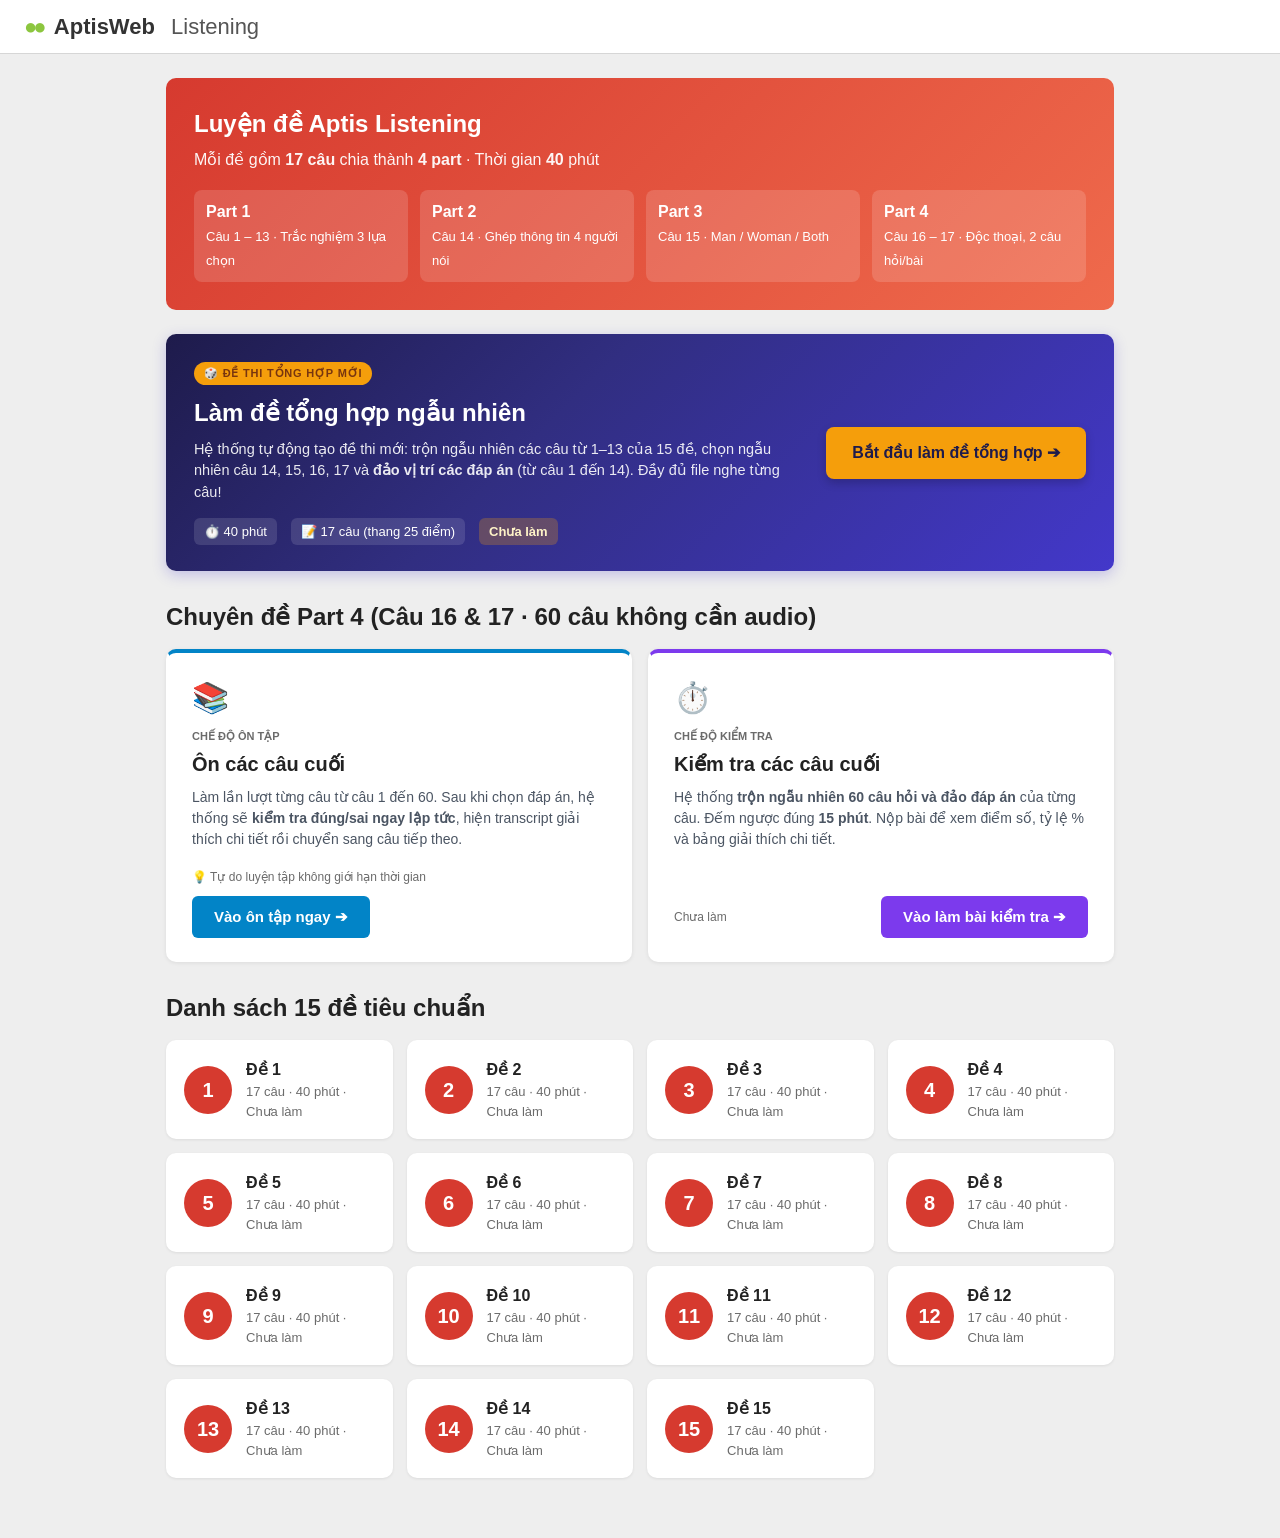
<file: index.html>
<!DOCTYPE html>
<html lang="vi">
<head>
  <meta charset="UTF-8">
  <meta name="viewport" content="width=device-width, initial-scale=1.0">
  <title>Aptis Listening - Luyện đề & Ôn tập</title>
  <link rel="stylesheet" href="css/style.css">
</head>
<body class="home">
  <header class="topbar">
    <div class="brand"><span class="dots">●●</span> AptisWeb <span class="brand-sub">Listening</span></div>
  </header>

  <main class="container">
    <section class="hero">
      <h1>Luyện đề Aptis Listening</h1>
      <p>Mỗi đề gồm <b>17 câu</b> chia thành <b>4 part</b> · Thời gian <b id="durationText">40</b> phút</p>
      <div class="structure">
        <div><b>Part 1</b><span>Câu 1 – 13 · Trắc nghiệm 3 lựa chọn</span></div>
        <div><b>Part 2</b><span>Câu 14 · Ghép thông tin 4 người nói</span></div>
        <div><b>Part 3</b><span>Câu 15 · Man / Woman / Both</span></div>
        <div><b>Part 4</b><span>Câu 16 – 17 · Độc thoại, 2 câu hỏi/bài</span></div>
      </div>
    </section>

    <div id="fileWarning" class="warning hidden">
      ⚠️ Bạn đang mở trực tiếp file <code>index.html</code> (file://) nên trình duyệt chặn đọc file <code>.json</code>.<br>
      Hãy mở bằng <b>Live Server</b> trong VS Code (chuột phải index.html → <i>Open with Live Server</i>)
      hoặc chạy lệnh <code>python -m http.server</code> trong thư mục dự án rồi vào <code>http://localhost:8000</code>.
    </div>

    <!-- 1. CHẾ ĐỘ ĐỀ TỔNG HỢP NGẪU NHIÊN -->
    <section class="special-feature-section">
      <div class="random-banner">
        <div class="random-banner-content">
          <div class="banner-badge">🎲 ĐỀ THI TỔNG HỢP MỚI</div>
          <h2>Làm đề tổng hợp ngẫu nhiên</h2>
          <p>
            Hệ thống tự động tạo đề thi mới: trộn ngẫu nhiên các câu từ 1–13 của 15 đề, chọn ngẫu nhiên câu 14, 15, 16, 17 và <b>đảo vị trí các đáp án</b> (từ câu 1 đến 14). Đầy đủ file nghe từng câu!
          </p>
          <div class="banner-meta">
            <span>⏱️ 40 phút</span>
            <span>📝 17 câu (thang 25 điểm)</span>
            <span id="randomResultText" class="meta-score">Chưa làm</span>
          </div>
        </div>
        <div class="random-banner-action">
          <a class="btn btn-random-start" href="exam.html?id=random">Bắt đầu làm đề tổng hợp ➔</a>
        </div>
      </div>
    </section>

    <!-- 2. CHUYÊN ĐỀ CÂU 16 & 17 (PART 4 - 60 CÂU TRẮC NGHIỆM) -->
    <section class="part4-section">
      <h2 class="section-title">Chuyên đề Part 4 (Câu 16 & 17 · 60 câu không cần audio)</h2>
      <div class="part4-grid">
        <!-- Card Ôn tập -->
        <div class="special-card practice-card-box">
          <div class="card-icon">📚</div>
          <div class="card-tag">Chế độ Ôn tập</div>
          <h3>Ôn các câu cuối</h3>
          <p>
            Làm lần lượt từng câu từ câu 1 đến 60. Sau khi chọn đáp án, hệ thống sẽ <b>kiểm tra đúng/sai ngay lập tức</b>, hiện transcript giải thích chi tiết rồi chuyển sang câu tiếp theo.
          </p>
          <div class="card-footer">
            <span class="card-note">💡 Tự do luyện tập không giới hạn thời gian</span>
            <a class="btn btn-practice" href="part4.html?mode=practice">Vào ôn tập ngay ➔</a>
          </div>
        </div>

        <!-- Card Kiểm tra 15 phút -->
        <div class="special-card test-card-box">
          <div class="card-icon">⏱️</div>
          <div class="card-tag">Chế độ Kiểm tra</div>
          <h3>Kiểm tra các câu cuối</h3>
          <p>
            Hệ thống <b>trộn ngẫu nhiên 60 câu hỏi và đảo đáp án</b> của từng câu. Đếm ngược đúng <b>15 phút</b>. Nộp bài để xem điểm số, tỷ lệ % và bảng giải thích chi tiết.
          </p>
          <div class="card-footer">
            <span id="part4TestResultText" class="card-note">Chưa làm</span>
            <a class="btn btn-test" href="part4.html?mode=test">Vào làm bài kiểm tra ➔</a>
          </div>
        </div>
      </div>
    </section>

    <!-- 3. DANH SÁCH CÁC ĐỀ TIÊU CHUẨN -->
    <h2 class="section-title">Danh sách 15 đề tiêu chuẩn</h2>
    <div id="examGrid" class="exam-grid"></div>
  </main>

  <script src="js/config.js"></script>
  <script src="js/home.js"></script>
</body>
</html>
</file>
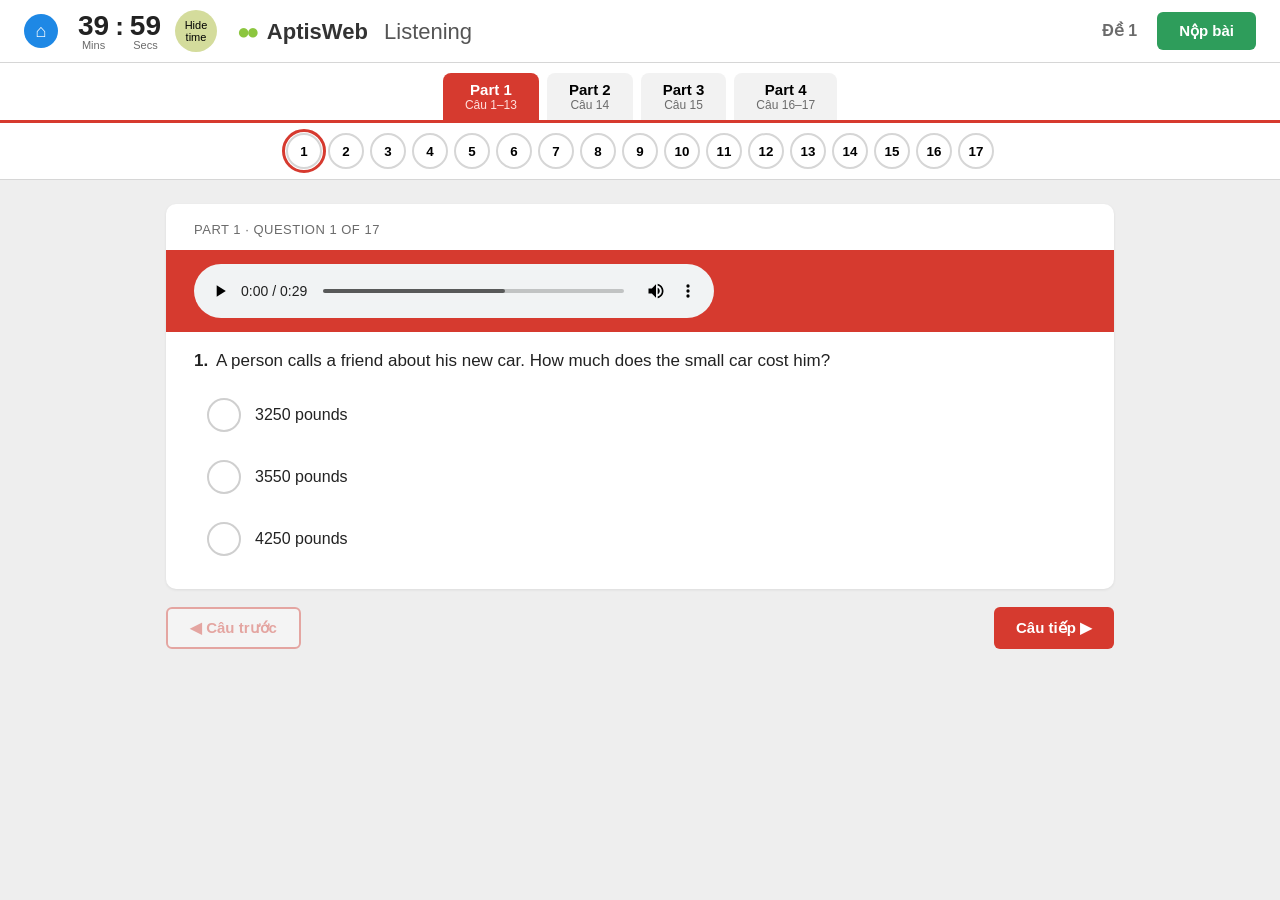
<file: exam.html>
<!DOCTYPE html>
<html lang="vi">
<head>
  <meta charset="UTF-8">
  <meta name="viewport" content="width=device-width, initial-scale=1.0">
  <title>Aptis Listening - Làm bài</title>
  <link rel="stylesheet" href="css/style.css">
</head>
<body class="exam">
  <header class="topbar exam-topbar">
    <a href="index.html" class="home-link" title="Về trang chủ">⌂</a>
    <div class="timer" id="timerBox">
      <div><span id="mins">40</span><small>Mins</small></div>
      <span class="colon">:</span>
      <div><span id="secs">00</span><small>Secs</small></div>
      <button id="toggleTimer" class="hide-time">Hide<br>time</button>
    </div>
    <div class="brand"><span class="dots">●●</span> AptisWeb <span class="brand-sub">Listening</span></div>
    <div class="exam-title" id="examTitle">Đang tải...</div>
    <button class="btn btn-submit" id="submitBtn">Nộp bài</button>
  </header>

  <nav class="part-nav" id="partNav"></nav>
  <nav class="question-nav" id="questionNav"></nav>

  <main class="container exam-container">
    <div id="examView"></div>
    <div class="nav-buttons" id="navButtons">
      <button class="btn btn-outline" id="prevBtn">◀ Câu trước</button>
      <button class="btn" id="nextBtn">Câu tiếp ▶</button>
    </div>
    <div id="resultView" class="hidden"></div>
  </main>

  <script src="js/config.js"></script>
  <script src="js/exam.js"></script>
</body>
</html>
</file>
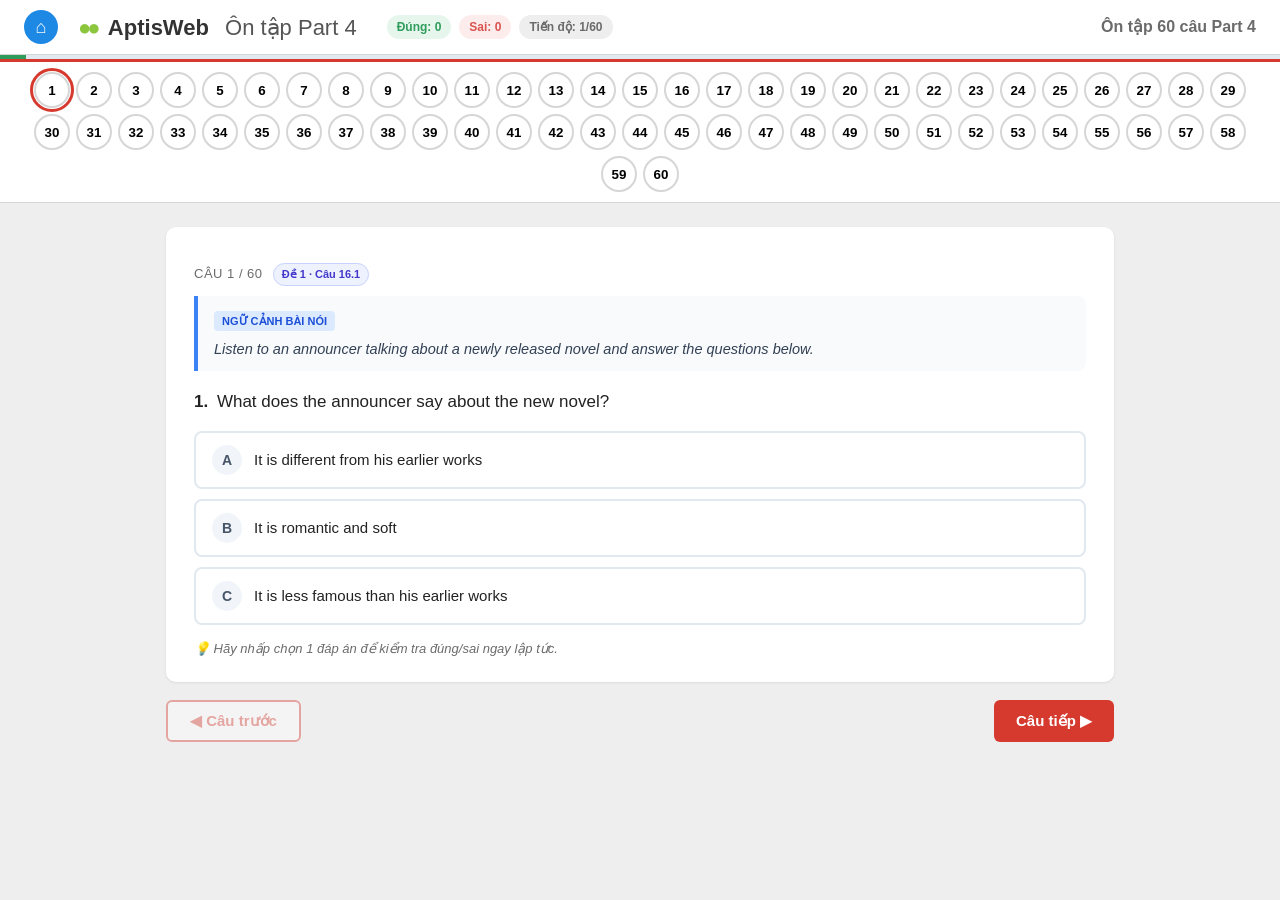
<file: part4.html>
<!DOCTYPE html>
<html lang="vi">
<head>
  <meta charset="UTF-8">
  <meta name="viewport" content="width=device-width, initial-scale=1.0">
  <title>Aptis Listening - Ôn luyện Part 4</title>
  <link rel="stylesheet" href="css/style.css">
</head>
<body class="exam part4-body">
  <header class="topbar exam-topbar">
    <a href="index.html" class="home-link" title="Về trang chủ">⌂</a>
    
    <!-- Timer cho chế độ kiểm tra 15 phút -->
    <div class="timer hidden" id="timerBox">
      <div><span id="mins">15</span><small>Mins</small></div>
      <span class="colon">:</span>
      <div><span id="secs">00</span><small>Secs</small></div>
    </div>

    <div class="brand">
      <span class="dots">●●</span> AptisWeb <span class="brand-sub" id="modeSubTitle">Part 4</span>
    </div>

    <!-- Bộ đếm kết quả cho chế độ ôn tập -->
    <div class="practice-stats" id="practiceStats">
      <span class="badge ok">Đúng: <b id="statCorrect">0</b></span>
      <span class="badge bad">Sai: <b id="statWrong">0</b></span>
      <span class="badge skip">Tiến độ: <b id="statProgress">1/60</b></span>
    </div>

    <div class="exam-title" id="pageTitle">Part 4 Questions</div>
    <button class="btn btn-submit hidden" id="submitBtn">Nộp bài</button>
  </header>

  <!-- Thanh progress bar cho chế độ ôn tập -->
  <div class="practice-progress-bar" id="practiceProgressBar">
    <div class="progress-fill" id="progressFill" style="width: 1.67%;"></div>
  </div>

  <!-- Thanh điều hướng danh sách 60 câu -->
  <nav class="question-nav part4-nav" id="part4Nav"></nav>

  <main class="container exam-container">
    <div id="part4View"></div>
    <div class="nav-buttons" id="navButtons">
      <button class="btn btn-outline" id="prevBtn">◀ Câu trước</button>
      <button class="btn" id="nextBtn">Câu tiếp ▶</button>
    </div>
    <div id="resultView" class="hidden"></div>
  </main>

  <script src="js/config.js"></script>
  <script src="js/part4.js"></script>
</body>
</html>
</file>
<file: css/style.css>
/* ===== APTIS LISTENING - STYLE ===== */
:root {
  --red: #d63a2f;
  --red-dark: #b52e25;
  --green: #2e9d5b;
  --green-bg: #e7f6ed;
  --wrong: #d9534f;
  --wrong-bg: #fdecec;
  --bg: #eeeeee;
  --text: #222;
  --muted: #6b6b6b;
  --border: #d6d6d6;
  --radius: 10px;
}

* { box-sizing: border-box; }
body {
  margin: 0;
  font-family: "Segoe UI", Arial, sans-serif;
  background: var(--bg);
  color: var(--text);
  line-height: 1.5;
}
.hidden { display: none !important; }
code { background: #f3f3f3; padding: 1px 6px; border-radius: 4px; font-size: .9em; }

/* ---------- TOP BAR ---------- */
.topbar {
  position: sticky; top: 0; z-index: 10;
  display: flex; align-items: center; gap: 20px;
  background: #fff; padding: 10px 24px;
  border-bottom: 1px solid var(--border);
}
.brand { font-size: 22px; font-weight: 700; color: #333; }
.brand .dots { color: #8cc63f; letter-spacing: -4px; margin-right: 6px; }
.brand .brand-sub { font-weight: 400; color: #555; margin-left: 10px; }
.home-link {
  width: 34px; height: 34px; border-radius: 50%;
  background: #1e88e5; color: #fff; text-decoration: none;
  display: grid; place-items: center; font-size: 18px;
}
.exam-title { margin-left: auto; font-weight: 600; color: var(--muted); }

.timer { display: flex; align-items: center; gap: 6px; }
.timer > div { text-align: center; line-height: 1; }
.timer span#mins, .timer span#secs { font-size: 28px; font-weight: 600; }
.timer small { display: block; font-size: 11px; color: var(--muted); }
.timer .colon { font-size: 26px; font-weight: 600; margin-top: -10px; }
.timer.danger span#mins, .timer.danger span#secs { color: var(--red); }
.timer.timer-hidden > div, .timer.timer-hidden .colon { visibility: hidden; }
.hide-time {
  margin-left: 8px; border: none; border-radius: 50%;
  width: 42px; height: 42px; font-size: 11px; line-height: 1.1;
  background: #d4dc9c; cursor: pointer;
}

/* ---------- BUTTONS ---------- */
.btn {
  display: inline-block; border: none; cursor: pointer; text-decoration: none;
  background: var(--red); color: #fff; font-size: 15px; font-weight: 600;
  padding: 10px 22px; border-radius: 6px; transition: .15s;
}
.btn:hover { background: var(--red-dark); }
.btn:disabled { opacity: .4; cursor: not-allowed; }
.btn-outline { background: #fff; color: var(--red); border: 2px solid var(--red); }
.btn-outline:hover { background: #fff3f2; }
.btn-submit { background: var(--green); }
.btn-submit:hover { background: #24804a; }

/* ---------- LAYOUT ---------- */
.container { max-width: 980px; margin: 0 auto; padding: 24px 16px 60px; }
.card {
  background: #fff; border-radius: var(--radius);
  padding: 0 0 24px; margin-bottom: 18px;
  box-shadow: 0 1px 3px rgba(0,0,0,.08); overflow: hidden;
}
.card > *:not(.audio-bar) { margin-left: 28px; margin-right: 28px; }
.section-title { margin: 28px 0 14px; }

/* ---------- HOME ---------- */
.hero {
  background: linear-gradient(135deg, var(--red), #ef6a4c);
  color: #fff; border-radius: var(--radius); padding: 28px;
}
.hero h1 { margin: 0 0 6px; }
.hero p { margin: 0 0 18px; opacity: .95; }
.structure { display: grid; grid-template-columns: repeat(4, 1fr); gap: 12px; }
.structure > div { background: rgba(255,255,255,.15); border-radius: 8px; padding: 10px 12px; }
.structure b { display: block; }
.structure span { font-size: 13px; }
.warning {
  margin-top: 18px; padding: 14px 18px; border-radius: 8px;
  background: #fff7e0; border: 1px solid #f0d27a;
}
.exam-grid { display: grid; grid-template-columns: repeat(auto-fill, minmax(220px, 1fr)); gap: 14px; }
.exam-card {
  display: flex; align-items: center; gap: 14px;
  background: #fff; border-radius: var(--radius); padding: 16px;
  text-decoration: none; color: inherit; border: 2px solid transparent;
  box-shadow: 0 1px 3px rgba(0,0,0,.08); transition: .15s;
}
.exam-card:hover { border-color: var(--red); transform: translateY(-2px); }
.exam-no {
  width: 48px; height: 48px; border-radius: 50%; flex-shrink: 0;
  background: var(--red); color: #fff; font-size: 20px; font-weight: 700;
  display: grid; place-items: center;
}
.exam-name { font-weight: 700; }
.exam-meta { font-size: 13px; color: var(--muted); }
.exam-card.disabled { opacity: .5; cursor: not-allowed; }
.exam-card.disabled:hover { border-color: transparent; transform: none; }
.exam-card.disabled .exam-no { background: #999; }
.exam-card.loading { opacity: .7; }

/* ---------- EXAM NAV ---------- */
.part-nav {
  display: flex; justify-content: center; gap: 8px;
  background: #fff; padding: 10px 16px 0;
}
.part-tab {
  border: none; background: #f2f2f2; cursor: pointer;
  padding: 8px 22px; border-radius: 8px 8px 0 0; font-weight: 600; font-size: 15px;
}
.part-tab small { display: block; font-weight: 400; font-size: 12px; color: var(--muted); }
.part-tab.active { background: var(--red); color: #fff; }
.part-tab.active small { color: #ffe0dd; }
.question-nav {
  display: flex; flex-wrap: wrap; justify-content: center; gap: 6px;
  background: #fff; padding: 10px 16px; border-top: 3px solid var(--red);
  border-bottom: 1px solid var(--border);
}
.q-btn {
  width: 36px; height: 36px; border-radius: 50%; cursor: pointer;
  border: 2px solid var(--border); background: #fff; font-weight: 600;
}
.q-btn.done { background: #cfe9d8; border-color: var(--green); }
.q-btn.partial { background: #fff1c9; border-color: #e0b33a; }
.q-btn.active { outline: 3px solid var(--red); outline-offset: 1px; }

/* ---------- QUESTION ---------- */
.part-label {
  font-size: 13px; text-transform: uppercase; letter-spacing: .5px;
  color: var(--muted); padding-top: 16px; margin-bottom: 10px;
}
.audio-bar { background: var(--red); padding: 14px 28px; margin-bottom: 16px; }
.audio-bar audio { width: 100%; max-width: 520px; display: block; }
.audio-missing { display: none; color: #fff; font-size: 14px; margin-top: 6px; }
.audio-missing code { background: rgba(255,255,255,.2); color: #fff; }
.audio-bar.missing audio { opacity: .5; }
.audio-bar.missing .audio-missing { display: block; }

/* Audio nhỏ (dùng cho từng người nói ở Part 2 và phần xem lại) */
.audio-bar.compact { padding: 8px 12px; margin: 0; border-radius: 8px; }
.audio-bar.compact audio { height: 40px; max-width: 100%; }
.audio-bar.compact .audio-missing { font-size: 13px; }
.audio-spacer { height: 4px; background: var(--red); margin: 0 0 16px !important; }

.question-text { font-size: 17px; margin: 0 0 16px; }
.q-no { font-weight: 700; margin-right: 4px; }
.sub-title { margin: 8px 0 14px; font-size: 17px; }

.options { display: flex; flex-direction: column; gap: 10px; }
.option {
  display: flex; align-items: center; gap: 14px; cursor: pointer;
  padding: 8px 12px; border-radius: 8px; border: 1px solid transparent;
}
.option:hover { background: #f7f7f7; }
.option input { display: none; }
.circle {
  width: 34px; height: 34px; border-radius: 50%; flex-shrink: 0;
  border: 2px solid #cfcfcf; background: #fff; position: relative;
}
.option input:checked + .circle { border-color: var(--red); }
.option input:checked + .circle::after,
.circle.filled::after {
  content: ""; position: absolute; inset: 7px; border-radius: 50%; background: var(--red);
}
.option input:checked ~ .opt-text { font-weight: 600; }

/* Part 2 */
.p2-rows { display: flex; flex-direction: column; gap: 12px; margin-bottom: 18px; }
.p2-rows.split .p2-item {
  border: 1px solid #e6e6e6; border-radius: 10px; padding: 12px 14px;
  display: flex; flex-direction: column; gap: 10px; background: #fcfcfc;
}
.p2-row { display: flex; align-items: center; gap: 14px; }
.p2-letter { color: var(--red); font-weight: 700; width: 18px; }
.p2-speaker { min-width: 160px; font-weight: 600; }
.p2-row select { flex: 1; max-width: 420px; }
.p2-options {
  background: #f7f7f7; border-radius: 8px; padding: 12px 12px 12px 40px; margin-top: 0;
}
.p2-options li { padding: 2px 0; }

/* Part 3 */
.p3-rows { display: flex; flex-direction: column; gap: 10px; }
.p3-row {
  display: flex; align-items: center; justify-content: space-between; gap: 16px;
  padding: 8px 0; border-bottom: 1px dashed #e3e3e3;
}

select {
  min-width: 190px; padding: 8px 10px; font-size: 15px;
  border: 1px solid #cfcfcf; border-radius: 4px; background: #fff; cursor: pointer;
}
.p3-row select { min-width: 150px; }
select:focus { outline: 2px solid var(--red); }

/* Part 4 */
.p4-sub { margin-top: 18px; }
.p4-question { font-size: 16px; margin: 0 0 8px; }

.nav-buttons { display: flex; justify-content: space-between; }

/* ---------- RESULT ---------- */
.result-summary { text-align: center; padding-top: 24px; }
.card > .score-circle {
  width: 160px; height: 160px; margin: 10px auto 20px; border-radius: 50%;
  background: conic-gradient(var(--green) calc(var(--p) * 1%), #e6e6e6 0);
  display: grid; place-items: center;
}
.score-circle > div {
  width: 128px; height: 128px; border-radius: 50%; background: #fff;
  display: flex; flex-direction: column; align-items: center; justify-content: center; font-size: 18px;
}
.score-circle .score-line { white-space: nowrap; }
.score-circle b { font-size: 38px; }
.score-circle small { display: block; color: var(--muted); }
.part-scores { display: flex; justify-content: center; gap: 12px; flex-wrap: wrap; margin-bottom: 20px; }
.part-score { background: #f5f5f5; border-radius: 8px; padding: 10px 18px; min-width: 100px; }
.part-score span { display: block; font-size: 13px; color: var(--muted); }
.part-score b { font-size: 20px; }
.result-actions { display: flex; justify-content: center; gap: 12px; }

.review-part { margin: 24px 0 10px; color: var(--red); }
.review-card { padding-top: 18px; }
.review-head { display: flex; justify-content: space-between; align-items: flex-start; gap: 12px; margin-bottom: 10px; }
.badge { font-size: 12px; font-weight: 700; padding: 3px 10px; border-radius: 20px; white-space: nowrap; }
.badge.ok { background: var(--green-bg); color: var(--green); }
.badge.bad { background: var(--wrong-bg); color: var(--wrong); }
.badge.skip { background: #eee; color: var(--muted); }

.options.review .option { cursor: default; }
.options.review .option.correct { background: var(--green-bg); border-color: var(--green); }
.options.review .option.correct .circle { border-color: var(--green); }
.options.review .option.wrong { background: var(--wrong-bg); border-color: var(--wrong); }
.option .tag { margin-left: auto; font-size: 12px; color: var(--muted); }

.review-table { width: calc(100% - 56px); border-collapse: collapse; margin-bottom: 12px; }
.review-table th, .review-table td { padding: 8px 10px; border-bottom: 1px solid #eee; text-align: left; }
.review-table th { background: #f6f6f6; font-size: 14px; }
.review-table tr.row-ok td { background: #f6fcf8; }
.review-table tr.row-bad td { background: #fff8f8; }

.explain { margin-top: 12px; border: 1px solid #e3e3e3; border-radius: 8px; overflow: hidden; }
.explain summary { cursor: pointer; padding: 10px 14px; font-weight: 600; background: #fafafa; }
.explain .audio-bar { margin: 0; border-radius: 0; }
.transcript { white-space: pre-line; padding: 14px; font-size: 15px; color: #333; }

.error-card { padding-top: 20px; text-align: center; }

/* ---------- SOURCE TAG (CHO ĐỀ NGẪU NHIÊN) ---------- */
.source-tag {
  display: inline-block; font-size: 11px; font-weight: 600;
  background: #eef2ff; color: #4338ca; border: 1px solid #c7d2fe;
  padding: 2px 8px; border-radius: 12px; margin-left: 6px;
  text-transform: none; letter-spacing: normal;
}

/* ---------- BANNER ĐỀ TỔNG HỢP NGẪU NHIÊN ---------- */
.special-feature-section { margin-top: 24px; }
.random-banner {
  display: flex; align-items: center; justify-content: space-between; gap: 24px;
  background: linear-gradient(135deg, #1e1b4b, #312e81 40%, #4338ca);
  color: #fff; border-radius: var(--radius); padding: 26px 28px;
  box-shadow: 0 4px 14px rgba(67, 56, 202, .25);
  transition: transform .2s, box-shadow .2s;
}
.random-banner:hover {
  transform: translateY(-2px);
  box-shadow: 0 6px 20px rgba(67, 56, 202, .35);
}
.random-banner-content { flex: 1; }
.banner-badge {
  display: inline-block; font-size: 11px; font-weight: 700; letter-spacing: .8px;
  background: #f59e0b; color: #78350f; padding: 3px 10px; border-radius: 20px;
  margin-bottom: 10px; text-transform: uppercase;
}
.random-banner h2 { margin: 0 0 8px; font-size: 24px; color: #fff; }
.random-banner p { margin: 0 0 14px; font-size: 14.5px; opacity: .9; line-height: 1.5; max-width: 650px; }
.banner-meta { display: flex; align-items: center; gap: 14px; font-size: 13px; flex-wrap: wrap; }
.banner-meta span { background: rgba(255,255,255,.12); padding: 4px 10px; border-radius: 6px; }
.banner-meta .meta-score { background: rgba(245, 158, 11, .25); color: #fef3c7; font-weight: 600; }
.btn-random-start {
  background: #f59e0b; color: #1e1b4b; font-weight: 700; font-size: 16px;
  padding: 14px 26px; border-radius: 8px; white-space: nowrap;
  box-shadow: 0 4px 10px rgba(0,0,0,.2); transition: .15s;
}
.btn-random-start:hover { background: #fbbf24; transform: scale(1.02); }

/* ---------- CHUYÊN ĐỀ PART 4 (60 CÂU) ---------- */
.part4-section { margin-top: 10px; }
.part4-grid { display: grid; grid-template-columns: repeat(2, 1fr); gap: 16px; margin-top: 12px; }
.special-card {
  background: #fff; border-radius: var(--radius); padding: 22px 24px;
  box-shadow: 0 1px 4px rgba(0,0,0,.08); border: 2px solid transparent;
  display: flex; flex-direction: column; transition: .2s;
}
.practice-card-box { border-top: 4px solid #0284c7; }
.practice-card-box:hover { border-color: #0284c7; transform: translateY(-2px); }
.test-card-box { border-top: 4px solid #7c3aed; }
.test-card-box:hover { border-color: #7c3aed; transform: translateY(-2px); }

.card-icon { font-size: 30px; margin-bottom: 8px; }
.card-tag { font-size: 11px; font-weight: 700; text-transform: uppercase; color: var(--muted); margin-bottom: 4px; }
.special-card h3 { margin: 0 0 8px; font-size: 20px; }
.special-card p { margin: 0 0 18px; font-size: 14px; color: #4b5563; line-height: 1.5; flex: 1; }
.card-footer { display: flex; justify-content: space-between; align-items: center; gap: 10px; flex-wrap: wrap; margin-top: auto; }
.card-note { font-size: 12px; color: var(--muted); }
.btn-practice { background: #0284c7; }
.btn-practice:hover { background: #0369a1; }
.btn-test { background: #7c3aed; }
.btn-test:hover { background: #6d28d9; }

/* ---------- PART 4 WORKSPACE & PRACTICE ---------- */
.part4-card { padding-top: 20px; }
.passage-context {
  background: #f8fafc; border-left: 4px solid #3b82f6; border-radius: 0 8px 8px 0;
  padding: 12px 16px; margin-bottom: 18px !important;
}
.passage-context.small { font-size: 13.5px; padding: 8px 12px; margin-bottom: 12px !important; }
.context-tag {
  display: inline-block; font-size: 11px; font-weight: 700; text-transform: uppercase;
  color: #1d4ed8; background: #dbeafe; padding: 2px 8px; border-radius: 4px; margin-bottom: 4px;
}
.context-title { margin: 4px 0 0; font-size: 14.5px; color: #334155; line-height: 1.4; font-style: italic; }

/* Practice Progress & Stats */
.practice-stats { display: flex; align-items: center; gap: 8px; margin-left: 10px; }
.practice-progress-bar { width: 100%; height: 4px; background: #e2e8f0; position: sticky; top: 55px; z-index: 9; }
.progress-fill { height: 100%; background: var(--green); transition: width .25s ease; }

.q-btn.wrong-nav { background: var(--wrong-bg); border-color: var(--wrong); color: var(--wrong); }

/* Practice Option Buttons */
.practice-options { display: flex; flex-direction: column; gap: 10px; }
.practice-opt-btn {
  display: flex; align-items: center; gap: 12px; width: 100%; text-align: left;
  background: #fff; border: 2px solid #e2e8f0; border-radius: 8px; padding: 12px 16px;
  cursor: pointer; font-size: 15px; font-family: inherit; color: var(--text);
  transition: all .15s ease;
}
.practice-opt-btn:hover:not(:disabled) {
  background: #f1f5f9; border-color: #cbd5e1;
}
.practice-opt-btn .opt-letter {
  width: 30px; height: 30px; border-radius: 50%; background: #f1f5f9;
  display: grid; place-items: center; font-weight: 700; font-size: 14px; color: #475569;
  flex-shrink: 0;
}
.practice-opt-btn .opt-text { flex: 1; }
.practice-opt-btn:disabled { cursor: default; }

.practice-opt-btn.opt-correct {
  background: var(--green-bg); border-color: var(--green); color: #065f46; font-weight: 600;
}
.practice-opt-btn.opt-correct .opt-letter { background: var(--green); color: #fff; }

.practice-opt-btn.opt-wrong {
  background: var(--wrong-bg); border-color: var(--wrong); color: #991b1b;
}
.practice-opt-btn.opt-wrong .opt-letter { background: var(--wrong); color: #fff; }

.opt-feedback-tag {
  font-size: 12px; font-weight: 700; padding: 2px 8px; border-radius: 12px;
}
.opt-feedback-tag.ok { background: #10b981; color: #fff; }
.opt-feedback-tag.bad { background: #ef4444; color: #fff; }

/* Practice Feedback Banner */
.practice-feedback-banner {
  margin-top: 20px !important; padding: 16px 20px; border-radius: 8px;
  animation: fadeIn .2s ease-in-out;
}
@keyframes fadeIn {
  from { opacity: 0; transform: translateY(-4px); }
  to { opacity: 1; transform: translateY(0); }
}
.practice-feedback-banner.feedback-ok {
  background: #f0fdf4; border: 1px solid #bbf7d0; color: #166534;
}
.practice-feedback-banner.feedback-bad {
  background: #fef2f2; border: 1px solid #fecaca; color: #991b1b;
}
.feedback-title { font-size: 16px; font-weight: 700; margin-bottom: 12px; }
.explain-box {
  background: #fff; border: 1px solid rgba(0,0,0,.08); border-radius: 6px;
  padding: 12px 16px; margin-bottom: 14px;
}
.explain-label { font-weight: 700; font-size: 13px; color: #475569; margin-bottom: 6px; }
.practice-next-action { text-align: right; }
.btn-next-practice {
  background: var(--green); color: #fff; font-size: 15px; font-weight: 700;
  padding: 10px 22px; border-radius: 6px;
}
.btn-next-practice:hover { background: #15803d; }
.practice-hint {
  margin-top: 14px !important; font-size: 13px; color: var(--muted);
  font-style: italic;
}

@media (max-width: 760px) {
  .topbar { flex-wrap: wrap; gap: 10px; padding: 8px 12px; }
  .brand { font-size: 18px; }
  .exam-topbar .brand { display: none; }
  .structure { grid-template-columns: 1fr 1fr; }
  .card > *:not(.audio-bar) { margin-left: 16px; margin-right: 16px; }
  .audio-bar { padding: 12px 16px; }
  .p2-row, .p3-row { flex-wrap: wrap; }
  .p2-speaker { min-width: auto; }
  .p2-row select { max-width: 100%; }
  .part-tab { padding: 6px 10px; font-size: 13px; }
  .review-table { width: calc(100% - 32px); font-size: 14px; }
  .random-banner { flex-direction: column; text-align: left; padding: 20px; }
  .btn-random-start { width: 100%; text-align: center; }
  .part4-grid { grid-template-columns: 1fr; }
  .card-footer { flex-direction: column; align-items: stretch; }
  .card-footer .btn { text-align: center; }
}
</file>
